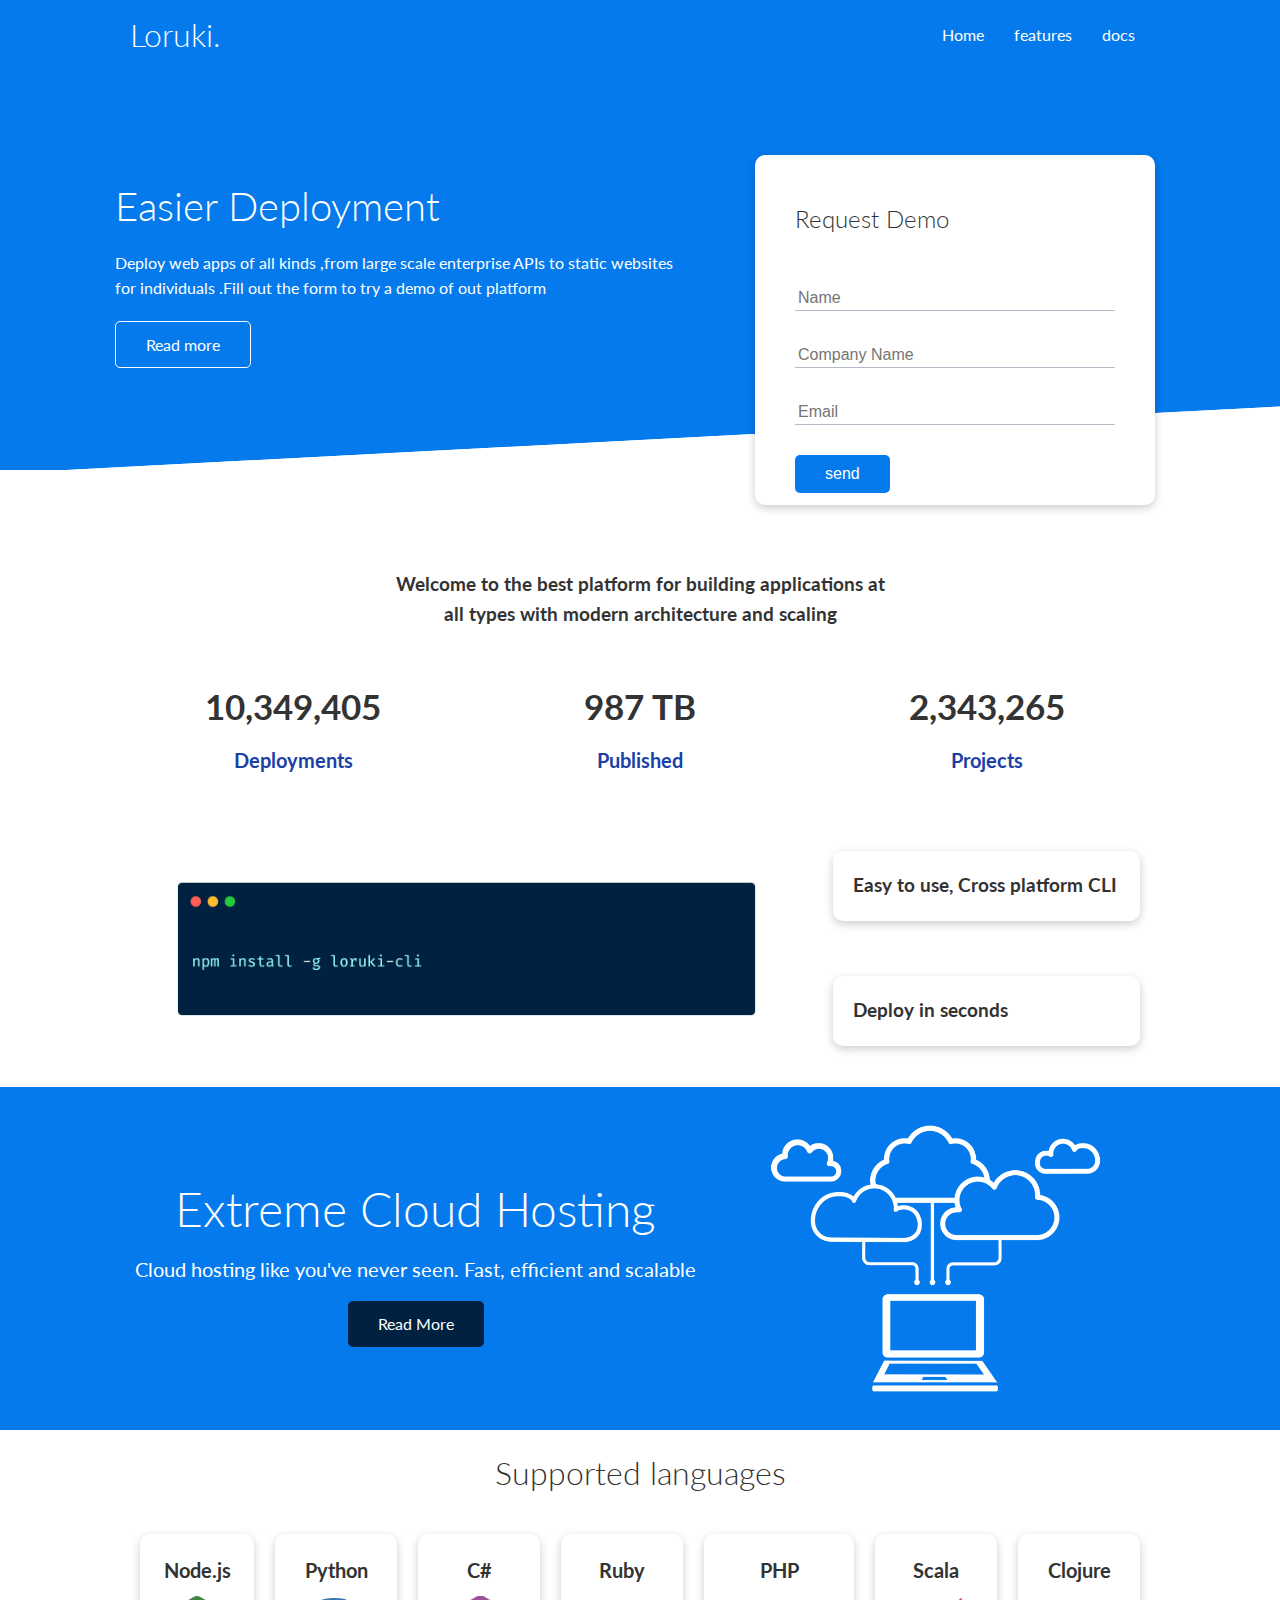
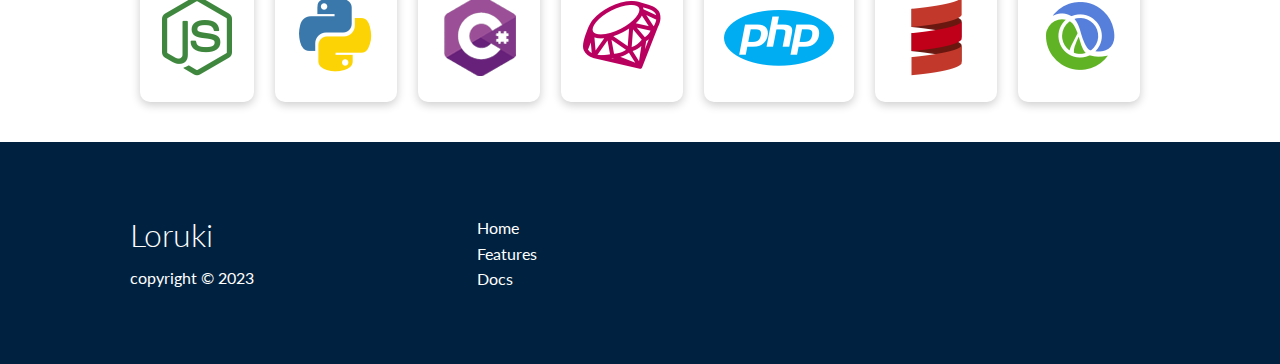
<file: index.html>
<!DOCTYPE html>
<html lang="en">

<head>
    <meta charset="UTF-8">
    <meta http-equiv="X-UA-Compatible" content="IE=edge">
    <meta name="viewport" content="width=device-width, initial-scale=1.0">
    <link rel="stylesheet" href="https://cdnjs.cloudflare.com/ajax/libs/font-awesome/6.2.1/css/all.min.css"
        integrity="sha512-MV7K8+y+gLIBoVD59lQIYicR65iaqukzvf/nwasF0nqhPay5w/9lJmVM2hMDcnK1OnMGCdVK+iQrJ7lzPJQd1w=="
        crossorigin="anonymous" referrerpolicy="no-referrer" />
        <link rel="stylesheet" href="css/utilities.css">
    <link rel="stylesheet" href="css/style.css">
    <title>P.F WebSite | cloud hosting for Everyone </title>
</head>

<body>
    <!-- ===== Header ===== -->
    <header>
        <div class="navbar">
            <div class="container flex ">
                <h1 class="logo">Loruki.</h1>
                <nav>
                    <ul>
                        <li><a href="index.html">Home</a></li>
                        <li><a href="features.html">features</a></li>
                        <li><a href="docs.html">docs</a></li>
                    </ul>
                </nav>
            </div>
        </div>
    </header>
    <!-- ==== showcase __ of.header -->
    <section class="showcase">
        <div class="container grid">
            <div class="showcase-text">
                <h1>Easier Deployment</h1>
                <p class="p">Deploy web apps of all kinds ,from large scale enterprise APIs to static websites for individuals
                    .Fill out the form to try a demo of out platform </p>
                <a href="features.html" class="btn btn-outline"> Read more</a>
            </div>
            <div class="showcase-form card">
                <h2>Request Demo</h2>
                <form name="contact" method="POST"  netlify-honeypot="bot-field" data-netlify="true">
                    <input type="hidden" name="form-name" value="contact">
                    <p class="hidden">
                        <label>Don't fill this out if you're human: <input name="bot-field" />
                        </label>
                      </p>
                    <div class="form-control">
                        <input type="text" name="name" id="name" placeholder="Name" required>

                    </div>
                    <div class="form-control">
                        <input type="text" name="Company" id="company" placeholder="Company Name" required>

                    </div>
                    <div class="form-control">
                        <input type="email" name="email" id="email" placeholder="Email" required>

                    </div>
                    <input type="submit" value="send" class="btn btn-primary ">
                </form>
            </div>
        </div>
    </section>
    <!-- ======Main ___ stats -->
    <section class="stats">
        <div class="container">
            <h3 class="stats-heading text-center my-1">
                Welcome to the best platform for building applications at all types with modern architecture and scaling
            </h3>
            <div class="grid grid-3 text-center my-4">
                <div >
                    <i class="fas fa-server fa-3x"></i>
                      <h3>10,349,405</h3>
                      <p class="text-secondary">Deployments</p>
                </div>
                <div >
                    <i class="fas fa-upload fa-3x"></i>
                      <h3>987 TB</h3>
                      <p class="text-secondary">Published</p>
                </div>
                <div >
                    <i class="fas fa-project-diagram fa-3x"></i>
                      <h3>2,343,265</h3>
                      <p class="text-secondary">Projects</p>
                </div>
            </div>
        </div>
    </section>

    <!-- =====Main __CLI -->
    <section class="cli">
        <div class="container grid ">
          <img src="./images/cli.png" alt="">
          <div class="card">
            <h3>Easy to use, Cross platform CLI</h3>
          </div>
          <div class="card">
            <h3>Deploy in seconds</h3>
          </div>
        </div>
    </section>

     <!-- =====Main __Cloud -->
     <section class="cloud bg-primary my-2 py-2 ">
        <div class="container grid">

            <div class="text-center">
                <h2 class="lg">Extreme Cloud Hosting</h2>
                <p class="lead my-1">Cloud hosting like you've never seen. Fast, efficient and scalable </p>
                <a href="features.html" class="btn btn-dark">Read More</a>
            </div>
            <img src="./images/cloud.png" alt="">
        </div>
     </section>
      <!-- =====Main __Languages -->
        <section class="languages">
            <h2 class="md text-center my-2">
                Supported languages
            </h2>
            <div class="container flex">
                <div class="card">
                    <h4>Node.js</h4>
                    <img src="./images/logos/node.png" alt="">
                </div>
                <div class="card">
                    <h4>Python</h4>
                    <img src="images/logos/python.png" alt="">
                  </div>
                  <div class="card">
                    <h4>C#</h4>
                    <img src="images/logos/csharp.png" alt="">
                  </div>
                  <div class="card">
                    <h4>Ruby</h4>
                    <img src="images/logos/ruby.png" alt="">
                  </div>
                  <div class="card">
                    <h4>PHP</h4>
                    <img src="images/logos/php.png" alt="">
                  </div>
                  <div class="card">
                    <h4>Scala</h4>
                    <img src="images/logos/scala.png" alt="">
                  </div>
                  <div class="card">
                    <h4>Clojure</h4>
                    <img src="images/logos/clojure.png" alt="">
                  </div>
            </div>
        </section>
      <!-- ======Footer -->
      <footer class="footer bg-dark py-5">
        <div class="container grid grid-3">
        <div>
            <h1>Loruki</h1>
            <p>copyright &copy; 2023</p>
        </div>
        <nav>
            <ul>
                <li><a href="index.html">Home</a></li>
                <li><a href="features.html">Features</a></li>
                <li><a href="docs.html">Docs</a></li>
            </ul>
        </nav>
           <div class="social">
                <a href="#"><i class="fab fa-github fa-2x"></i></a>
                <a href="https://www.facebook.com/"><i class="fab fa-facebook fa-2x"></i></a>
                <a href="#"><i class="fab fa-instagram fa-2x"></i></a>
                <a href="#"><i class="fab fa-twitter fa-2x"></i></a>
            </div>
        </div>
      </footer>
</body>

</html>
</file>
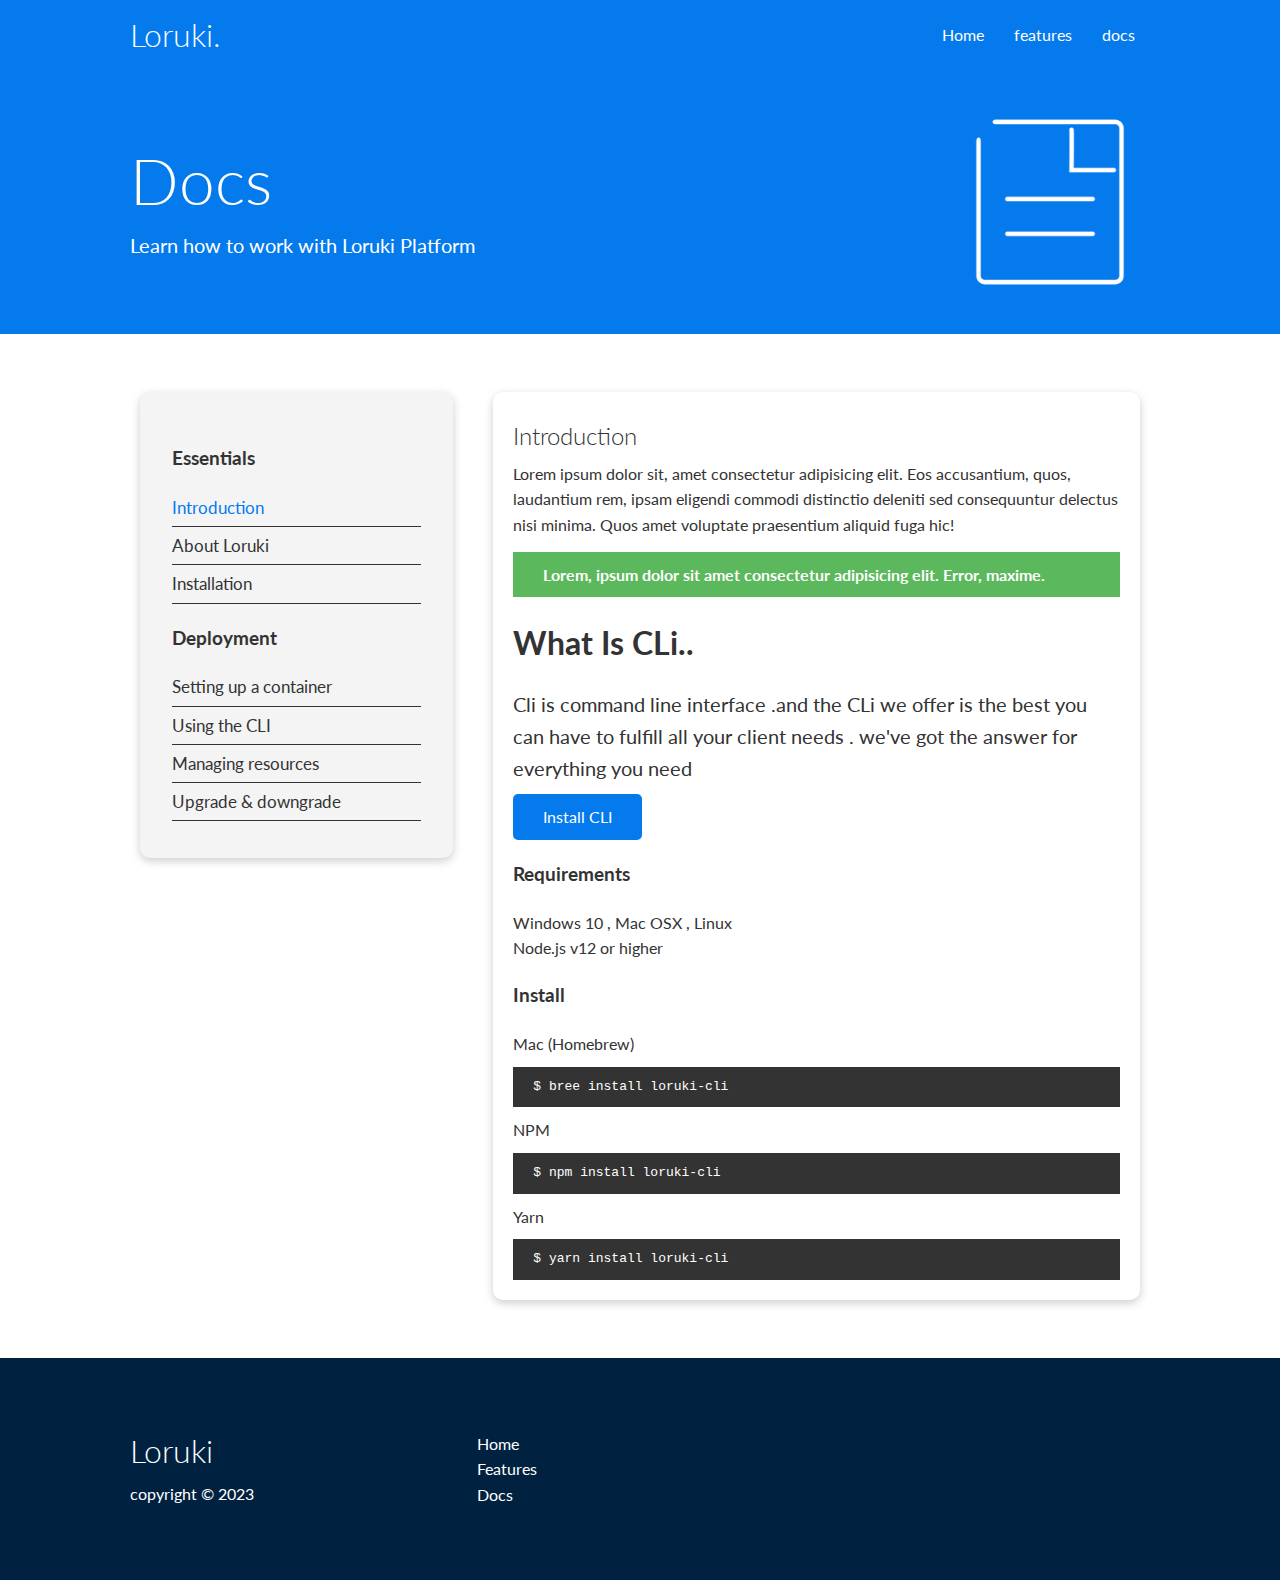
<file: docs.html>
<!DOCTYPE html>
<html lang="en">

<head>
    <meta charset="UTF-8">
    <meta http-equiv="X-UA-Compatible" content="IE=edge">
    <meta name="viewport" content="width=device-width, initial-scale=1.0">
    <link rel="stylesheet" href="https://cdnjs.cloudflare.com/ajax/libs/font-awesome/6.2.1/css/all.min.css"
        integrity="sha512-MV7K8+y+gLIBoVD59lQIYicR65iaqukzvf/nwasF0nqhPay5w/9lJmVM2hMDcnK1OnMGCdVK+iQrJ7lzPJQd1w=="
        crossorigin="anonymous" referrerpolicy="no-referrer" />
        <link rel="stylesheet" href="css/utilities.css">
    <link rel="stylesheet" href="css/style.css">
    <title>P.F WebSite | cloud hosting for Everyone </title>
</head>

<body>
    <!-- ===== Header ===== -->
    <header>
        <div class="navbar">
            <div class="container flex ">
                <h1 class="logo">Loruki.</h1>
                <nav>
                    <ul>
                        <li><a href="index.html">Home</a></li>
                        <li><a href="features.html">features</a></li>
                        <li><a href="docs.html">docs</a></li>
                    </ul>
                </nav>
            </div>
        </div>
    </header>
    <!-- main ___head Area -->
     <section class="docs-head bg-primary py-3">
        <div class="container grid">
            <div>
                
                <h1 class="xl">Docs</h1>
                <p class="lead">
                Learn how to work with Loruki Platform
                </p>
            </div>
            <img src="./images/docs.png" alt="">    
        </div>
     </section>
    <!--  ======= docs Main -->
    <section class="docs-main my-4">
        <div class="container grid">
            <div class="card bg-light p-3">
                <h3 class="my-2">Essentials</h3>
                <nav>
                    <ul>
                        <li><a class="text-primary" href="#">Introduction</a></li>
                        <li><a href="#">About Loruki</a></li>
                        <li><a href="#">Installation</a></li>
                    </ul>
                </nav>
                <h3 class="my-2">Deployment</h3>
                <nav>
                    <ul>
                        <li><a href="#">Setting up a container</a></li>
                        <li><a href="#">Using the CLI</a></li>
                        <li><a href="#">Managing resources</a></li>
                        <li><a href="#">Upgrade & downgrade</a></li>
                    </ul>
                </nav>
                
            </div>
            <div class="card">


                <h2>Introduction</h2>
                <p>Lorem ipsum dolor sit, amet consectetur adipisicing elit. Eos accusantium, quos, laudantium rem, ipsam eligendi commodi distinctio deleniti sed consequuntur delectus nisi minima. Quos amet voluptate praesentium aliquid fuga hic!</p>
                <div class="alert alert-success">
                    <i class="fa fa-info"></i>
                    Lorem, ipsum dolor sit amet consectetur adipisicing elit. Error, maxime.
                </div>


                <h3 class="md" style="text-transform: capitalize;">what is CLi..</h3>
                <p class="lead">Cli is command line interface .and the CLi we offer is the best you can have to fulfill all your client needs . we've got the answer for everything you need  </p>
                <a href="#" class="btn btn-primary">Install CLI</a>


                <h3>Requirements </h3>
                <ul>
                    <li>Windows 10 , Mac OSX , Linux</li>
                    <li>Node.js v12 or higher </li>
                </ul>
                 <h3>Install</h3>
                 <p>Mac (Homebrew)</p>
                 <pre><code>$ bree install loruki-cli</code></pre>
                 <p>NPM</p>
                 <pre><code>$ npm install loruki-cli</code></pre>
                 <p>Yarn</p>
                 <pre><code>$ yarn install loruki-cli</code></pre>

            </div>
        </div>
    </section>
      <!-- ======Footer -->
      <footer class="footer bg-dark py-5">
        <div class="container grid grid-3">
        <div>
            <h1>Loruki</h1>
            <p>copyright &copy; 2023</p>
        </div>
        <nav>
            <ul>
                <li><a href="index.html">Home</a></li>
                <li><a href="features.html">Features</a></li>
                <li><a href="docs.html">Docs</a></li>
            </ul>
        </nav>
           <div class="social">
                <a href="#"><i class="fab fa-github fa-2x"></i></a>
                <a href="https://www.facebook.com/"><i class="fab fa-facebook fa-2x"></i></a>
                <a href="#"><i class="fab fa-instagram fa-2x"></i></a>
                <a href="#"><i class="fab fa-twitter fa-2x"></i></a>
            </div>
        </div>
      </footer>
</body>

</html>
</file>
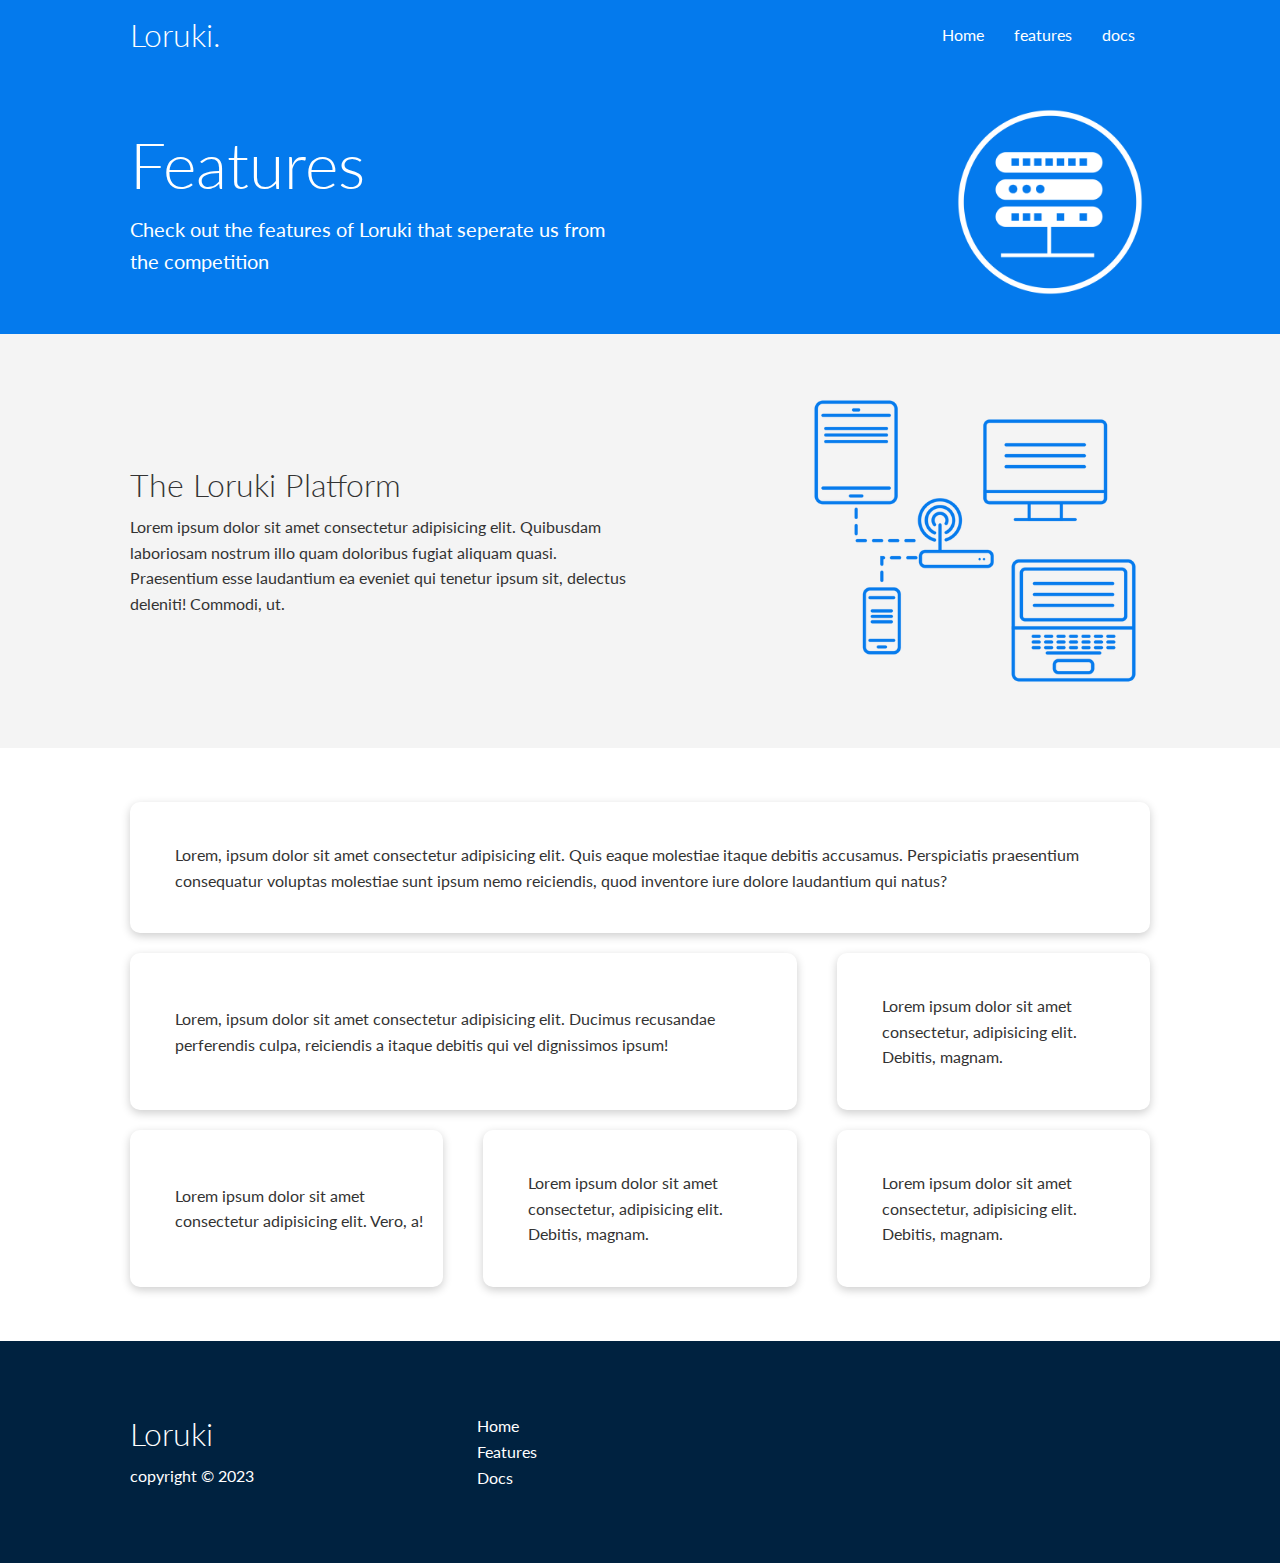
<file: features.html>
<!DOCTYPE html>
<html lang="en">

<head>
    <meta charset="UTF-8">
    <meta http-equiv="X-UA-Compatible" content="IE=edge">
    <meta name="viewport" content="width=device-width, initial-scale=1.0">
    <link rel="stylesheet" href="https://cdnjs.cloudflare.com/ajax/libs/font-awesome/6.2.1/css/all.min.css"
        integrity="sha512-MV7K8+y+gLIBoVD59lQIYicR65iaqukzvf/nwasF0nqhPay5w/9lJmVM2hMDcnK1OnMGCdVK+iQrJ7lzPJQd1w=="
        crossorigin="anonymous" referrerpolicy="no-referrer" />
        <link rel="stylesheet" href="css/utilities.css">
    <link rel="stylesheet" href="css/style.css">
    <title>P.F WebSite | cloud hosting for Everyone </title>
</head>

<body>
    <!-- ===== Header ===== -->
    <header>
        <div class="navbar">
            <div class="container flex ">
                <h1 class="logo">Loruki.</h1>
                <nav>
                    <ul>
                        <li><a href="index.html">Home</a></li>
                        <li><a href="features.html">features</a></li>
                        <li><a href="docs.html">docs</a></li>
                    </ul>
                </nav>
            </div>
        </div>
    </header>
    <!-- main ___head Area -->
     <section class="features-head bg-primary py-3">
        <div class="container grid">
            <div>
                
                <h1 class="xl">Features</h1>
                <p class="lead">
                    Check out the features of Loruki that 
                    seperate us from the competition
                </p>
            </div>
            <img src="./images/server.png" alt="">    
        </div>
     </section>
     <!-- Main ___sub Head -->
     <section class="features-sub-head bg-light py-3">
        <div class="container grid">
            <div>
                
                <h1 class="md">The Loruki Platform</h1>
                <p>
                  Lorem ipsum dolor sit amet consectetur adipisicing elit. Quibusdam laboriosam nostrum illo quam doloribus fugiat aliquam quasi. Praesentium esse laudantium ea eveniet qui tenetur ipsum sit, delectus deleniti! Commodi, ut.
                </p>
            </div>
            <img src="./images/server2.png" alt="">    
        </div>
     </section>
   <!--  Mian _____ features main -->
   <section class="features-main py-2">
    <div class="container grid grid-3">
        <div class="card flex">
            <i class="fas fa-server fa-3x"></i>
             <p>Lorem, ipsum dolor sit amet consectetur adipisicing elit. Quis eaque molestiae itaque debitis accusamus. Perspiciatis praesentium consequatur voluptas molestiae sunt ipsum nemo reiciendis, quod inventore iure dolore laudantium qui natus?</p>
        </div>
        <div class="card flex">
            <i class="fas fa-network-wired fa-3x"></i>
            <p>
                Lorem, ipsum dolor sit amet consectetur adipisicing elit. Ducimus
                recusandae perferendis culpa, reiciendis a itaque debitis qui vel
                dignissimos ipsum!
            </p>
        </div>
        <div class="card flex">
            <i class="fas fa-laptop-code fa-3x"></i>
            <p>
                Lorem ipsum dolor sit amet consectetur, adipisicing elit. Debitis,
                magnam.
            </p>
        </div>
        <div class="card flex">
            <i class="fas fa-database fa-3x"></i>
            <p>
                Lorem ipsum dolor sit amet consectetur adipisicing elit. Vero, a!
            </p>
        </div>
        <div class="card flex">
            <i class="fas fa-power-off fa-3x"></i>
            <p>
                Lorem ipsum dolor sit amet consectetur, adipisicing elit. Debitis,
                magnam.
            </p>
        </div>
        <div class="card flex">
            <i class="fas fa-upload fa-3x"></i>
            <p>
                Lorem ipsum dolor sit amet consectetur, adipisicing elit. Debitis,
                magnam.
            </p>
        </div>
    </div>
   </section>

      <!-- ======Footer -->
      <footer class="footer bg-dark py-5">
        <div class="container grid grid-3">
        <div>
            <h1>Loruki</h1>
            <p>copyright &copy; 2023</p>
        </div>
        <nav>
            <ul>
                <li><a href="index.html">Home</a></li>
                <li><a href="features.html">Features</a></li>
                <li><a href="docs.html">Docs</a></li>
            </ul>
        </nav>
           <div class="social">
                <a href="#"><i class="fab fa-github fa-2x"></i></a>
                <a href="https://www.facebook.com/"><i class="fab fa-facebook fa-2x"></i></a>
                <a href="#"><i class="fab fa-instagram fa-2x"></i></a>
                <a href="#"><i class="fab fa-twitter fa-2x"></i></a>
            </div>
        </div>
      </footer>
</body>

</html>
</file>
<file: css/utilities.css>
.container{
    max-width: 1100px;
    margin: 0 auto;
    overflow: auto;
    padding: 0 40px;
}
.card{
    background-color: #fff;
    color: #333;
    border-radius: 10px;
    box-shadow: 0 3px 10px rgba(0, 0, 0, 0.2);
    padding: 20px;
    margin: 10px;
}
.btn{
    display: inline-block;
    padding: 10px 30px;
    cursor: pointer;
    background-color: var(--primary-color);
    color: #fff;
    border: none;
    border-radius: 5px;
    font-size: 16px;
}
.btn-outline{
    background-color: transparent;
    border: 1px solid #fff;
}
.btn:hover{
    transform: scale(0.98);
    /* transition: all 0.25s ease-in-out; */
}
/* background  and colored buttons */
.bg-primary,.btn-primary{
    background-color: var(--primary-color);
    color: #fff;
}
.bg-secondary,.btn-secondary{
    background-color: var(--secondary-color);
    color: #fff;
}
.bg-dark,.btn-dark{
    background-color: var(--dark-color);
    color: #fff;
}
.bg-light,.btn-light{
    background-color: var(--light-color);
    color: #333;
}
.bg-primary a,
.btn-primary a,
.bg-secondary a,
.btn-secondary a ,
.bg-dark a,
.btn-dark a {
    color: #fff;}
 /* text colors */
    .text-primary{
        color: var(--primary-color);

    }
    .text-secondary{
   color: var(--secondary-color);

    }
    .text-dark{
  color: var(--dark-color);
 
    }
    .text-light{
       color: var(--light-color);
  
    }
/* text sizes */
 .lead{
    font-size: 20px;
 }
 .sm{
    font-size: 1rem;
 }
 .md{
    font-size: 2rem;
 }
 .lg{
    font-size: 3rem;
 }
 .xl {
    font-size: 4rem;
 }
.text-center{
    text-align: center;
}
/* ALERT */
.alert{
    background-color: var(--light-color);
    margin: 14px 0;
    padding: 10px 20px ;
    font-weight: bold;
}
.alert i {
    margin-right: 10px;
}
.alert-success{
    background-color: var(--success-color);
    color: #fff;
}
.alert-error{
    background-color: var(--error-color);
    color: #fff;
}
.flex{
    display: flex;
    justify-content: space-between;
    align-items: center;
    height: 100%;
}
.grid{
    display: grid;
    grid-template-columns:repeat(2, 1fr);
    gap: 20px;
    justify-content: center;
    align-items: center;
    height: 100%;

}
.grid-3{
    grid-template-columns:repeat(3, 1fr);

}

/*  Margins */
.my-1{
    margin: 1rem 0;
}
.my-2{
    margin: 1.5rem 0;
}
.my-3{
    margin: 2rem 0;
}
.my-4{
    margin: 3rem 0;
}
.my-5{
    margin: 4rem 0;
}

.m-1{
    margin: 1rem ;
}
.m-2{
    margin: 1.5rem ;
}
.m-3{
    margin: 2rem ;
}
.m-4{
    margin: 3rem ;
}
.m-5{
    margin: 4rem ;
}


/*  padding */
.py-1{
    padding: 1rem 0;
}
.py-2{
    padding: 1.5rem 0;
}
.py-3{
    padding: 2rem 0;
}
.py-4{
    padding: 3rem 0;
}
.py-5{
    padding: 4rem 0;
}

.p-1{
    padding: 1rem ;
}
.p-2{
    padding: 1.5rem ;
}
.p-3{
    padding: 2rem ;
}
.p-4{
    padding: 3rem ;
}
.p-5{
    padding: 4rem ; 
}
</file>
<file: css/style.css>
@import url('https://fonts.googleapis.com/css2?family=Lato:wght@300&display=swap');
:root{
    --primary-color:#047aed;
    --secondary-color:#1c3fa8;
    --dark-color:#002240;
    --light-color:#f4f4f4;
    --success-color: #5cb85c;
    --error-color:#d9534f;
}
*{
    box-sizing: border-box;
    padding: 0;
    margin: 0;
}
body{
    font-family: 'Lato', sans-serif;
    color: #333;
    line-height: 1.6;
}
ul{
    list-style-type: none;
}
a{
    text-decoration: none;
    color: #333;
}
h1,h2{
    font-weight: 300;
    line-height: 1.2;
    margin: 10px 0 ;
}
p{
    margin: 10px 0 ;
}
img{
    width: 100%;
}
code,pre{
    background-color: #333;
    color: #fff;
    padding: 10px;
}
.hidden{
    visibility: hidden;
    height: 0;
}
/*  ====Navbar  */
.navbar{
    background-color:var(--primary-color) ;
    color: #fff;
    height: 70px;
}
.navbar ul{
    display: flex;
}
.navbar a {
    color: #fff;
    margin :0 5px;
    padding: 10px ;
}
.navbar a:hover{
    border-bottom: 2px solid #fff;
    font-weight: bolder;
     
}
.navbar .flex{
    justify-content: space-between;
}
/* ====showcase*/
.showcase{
    height: 400px;
    background-color: var(--primary-color);
    color: #fff;
   position: relative;
}
.showcase h1 {
    font-size: 40px;
}
.showcase p{
    margin: 20px 0 ;
}
.showcase .grid{
    overflow: visible;
    grid-template-columns: 55% 45%;
    gap: 30px;
}
.showcase-text{
    animation: slideInFromLeft 1s ease-in;
}
.showcase-form{
    position: relative;
    top: 60px;
    height: 350px;
    width: 400px;
    padding: 40px;
    z-index: 100;
    justify-self: flex-end;
    animation: slideInFromRight 1s ease-in;
}
.showcase-form .form-control{
    margin: 30px 0;
}
.showcase-form input[type = 'text' ],
.showcase-form input[type = 'email' ]{
    border: 0;
    border-bottom: 1px solid #b4becb;
    width: 100%;
    padding: 3px;
    font-size: 16px;
}
.showcase-form input:focus{
    outline: none;
}
.showcase::before,
.showcase::after{
    content: '';
    position: absolute;
    height:100px;
    bottom: -70px;
    right: 0;
    left: 0;
    background-color: #fff;
    transform: skewY(-3deg);
    /* -webkit-transform : skewY(-3deg);
    -moz-transform: skewY(-3deg);
    -ms-transform: skewY(-3deg);
    */

}
/* ===== stats */
.stats{
    padding-top: 100px;
    animation: slideInFromBottom 1s ease-in;
}
.stats-heading{
    max-width: 500px;
    margin: auto;
}
.stats .grid h3{
    font-size: 35px;
}
.stats .grid p{
    font-size: 20px ;
    font-weight: bold
    

}

/* =======CLI */
.cli .grid{
    grid-template-columns: repeat(3, 1fr);
    grid-template-rows: repeat(2 , 1fr);
}
.cli .grid >*:first-child{
    grid-column: 1 / span 2;
    grid-row: 1 / span 2;
}

/* =======cloud */
.cloud .grid{
    grid-template-columns: 4fr 3fr;
}

/* ====languages  */

.languages .flex{
    flex-wrap: wrap;
}
.languages .card{
    text-align: center;
    margin: 18px 10px 40px;
  transition: transform 0.2s ease-in;
}
.languages .card h4{
    font-size: 20px;
    margin-bottom: 10px;
}
.languages .card:hover{
    transform: translateY(-15px);
}
/* features*/
.features-head img ,.docs-head img {
    width: 200px;
    justify-self: flex-end;
}
.features-sub-head img{
    width: 350px;
justify-self: flex-end;
}
.features-main .card > i {
    margin-right: 25px;
}
.features-main .grid {
    padding: 30px;


}
.features-main .grid  > *:first-child {
 grid-column: 1 / span 3;
    

}
.features-main .grid  > *:nth-child(2) {
    grid-column: 1 / span 2;
       }

   /*  ==docs */

   .docs-main h3{
    margin: 20px 0;
   }
   .docs-main .grid {
    grid-template-columns:  1fr 2fr;
align-items: flex-start;
   }
   .docs-main nav li{
    font-size: 17px;
    margin-bottom: 5px;
    border-bottom: 1px solid #333;
    padding-bottom: 5px;
  border-width: 100%;
   }
   .docs-main nav li:hover{
    font-weight: bolder;
    /* transition: all 0.3s ease; */
   /* font-style:oblique; */
 
   }
/* animations */
@keyframes slideInFromLeft {
    0%{
        transform: translateX(-100%);
    }
    100%{
        transform: translateX(0%);
  }
}
@keyframes slideInFromRight {
    0%{
        transform: translateX(100%);
    }
    100%{
        transform: translateX(0%);
  }
}
@keyframes slideInFromBottom {
    0%{
        transform: translateY(100%);
    }
    100%{
        transform: translateY(0%);
  }
}
@keyframes slideInFromTop {
    0%{
        transform: translateY(-100%);
    }
    100%{
        transform: translateY(0%);
  }
}


/* footer */
.footer .social a{
    margin: 0 10px  ;
}

/* for tablets */
@media (max-width:769px){
    /* body{display: none;} */
    .grid,.showcase .grid,
    .stats .grid,
    .cli .grid,
    .cloud .grid,
    .features-main .grid,
    .docs-main .grid
    {
        grid-template-columns: 1fr;
        grid-template-rows: 1fr;
    }
    .showcase{
        height: auto;
    }
    .showcase-text{
        text-align: center;
        margin-top: 40px;
        animation: slideInFromTop 1s ease-in;
    }
    .showcase-form{
        justify-self: center;
        animation: slideInFromBottom 1s ease-in;
    }
    .cli .grid >*:first-child{
        grid-column: 1 ;
        grid-row: 1 ;
    }
    .features-head,.features-sub-head,
    .docs-head{
        text-align: center;
    }
    .features-head img ,.features-sub-head img ,
    .docs-head img {
       justify-self: center;
    }
    .features-main .grid > *:first-child,
    .features-main .grid >*:nth-child(2){
    grid-column: 1;
    }
}

/*  for mobiles  */
@media (max-width:500px ) {
    .navbar{
        height: 110px;
    }
    .navbar .flex{
        flex-direction: column;
    }
    .navbar  ul{
        padding: 10px;
      background-color: rgba(0, 0, 0, 0.1);
    }
    .showcase-text p {
        /* display: flex;
   flex-wrap: wrap; */
   word-wrap: break-word;
   display: block;
    }
}

/* @media (max-width:428px ) {

    .container {
        display: flex;
        flex-direction: column;
    }
    .showcase-text .p{
        height: 40px;
        white-space: nowrap;
        overflow: hidden;
    }
} */
</file>
